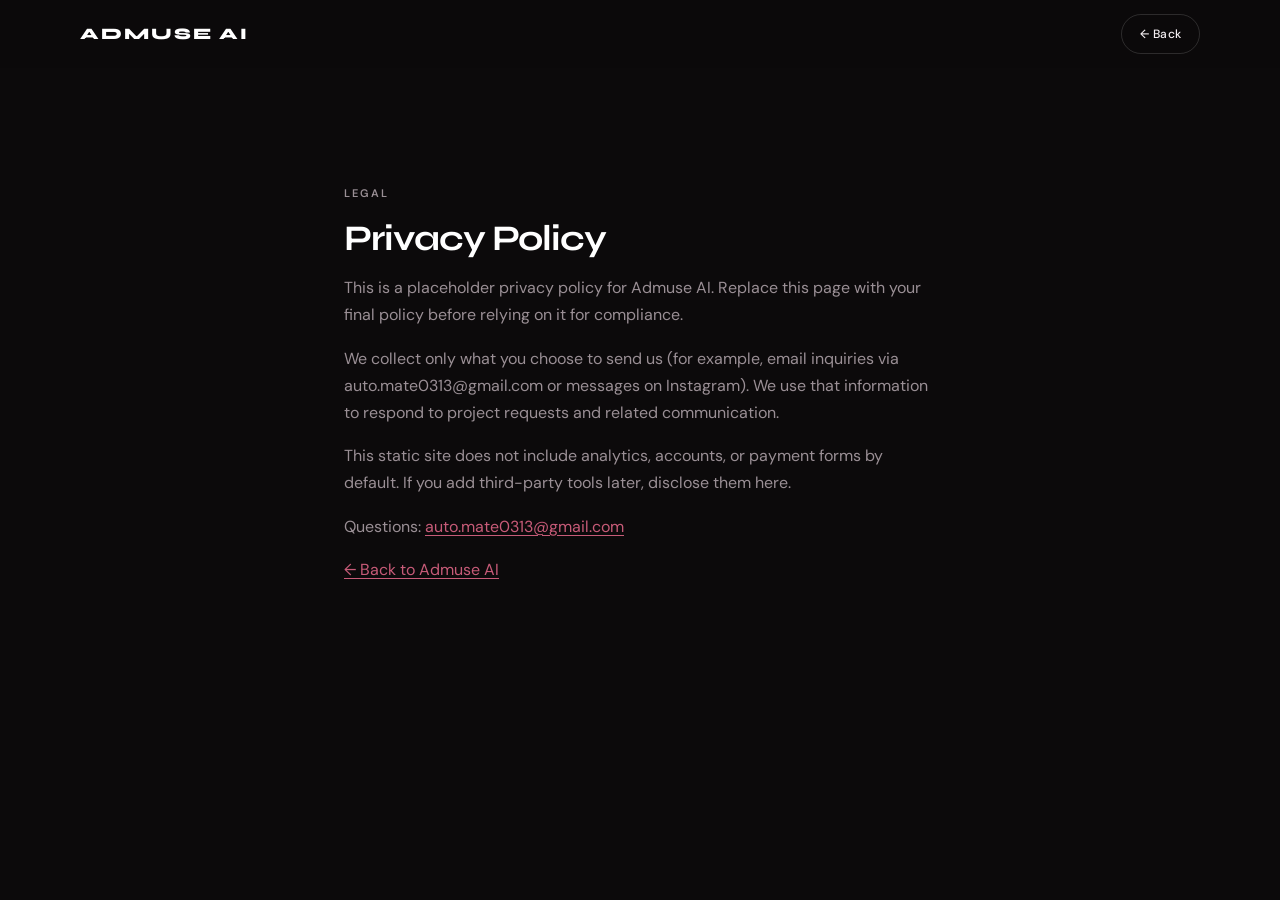
<file: privacy/index.html>
<!DOCTYPE html>
<html lang="en">
  <head>
    <meta charset="UTF-8" />
    <meta name="viewport" content="width=device-width, initial-scale=1" />
    <title>Privacy Policy — Admuse AI</title>
    <meta name="description" content="Privacy policy placeholder for Admuse AI." />
    <meta name="theme-color" content="#0c0a0b" />
    <meta name="color-scheme" content="dark" />
    <link rel="preconnect" href="https://fonts.googleapis.com" />
    <link rel="preconnect" href="https://fonts.gstatic.com" crossorigin />
    <link
      href="https://fonts.googleapis.com/css2?family=Syne:wght@700;800&family=DM+Sans:wght@400;500&display=swap"
      rel="stylesheet"
    />
    <link rel="stylesheet" href="/styles.css" />
  </head>
  <body>
    <header class="site-header">
      <div class="shell header-inner">
        <a class="logo" href="/">ADMUSE AI</a>
        <a class="btn btn-ghost btn-nav" href="/">← Back</a>
      </div>
    </header>
    <main class="legal-page">
      <p class="eyebrow">Legal</p>
      <h1>Privacy Policy</h1>
      <p>
        This is a placeholder privacy policy for Admuse AI. Replace this page with
        your final policy before relying on it for compliance.
      </p>
      <p>
        We collect only what you choose to send us (for example, email inquiries via
        auto.mate0313@gmail.com or messages on Instagram). We use that information to
        respond to project requests and related communication.
      </p>
      <p>
        This static site does not include analytics, accounts, or payment forms by
        default. If you add third-party tools later, disclose them here.
      </p>
      <p>Questions: <a href="mailto:auto.mate0313@gmail.com">auto.mate0313@gmail.com</a></p>
      <p><a href="/">← Back to Admuse AI</a></p>
    </main>
  </body>
</html>
</file>
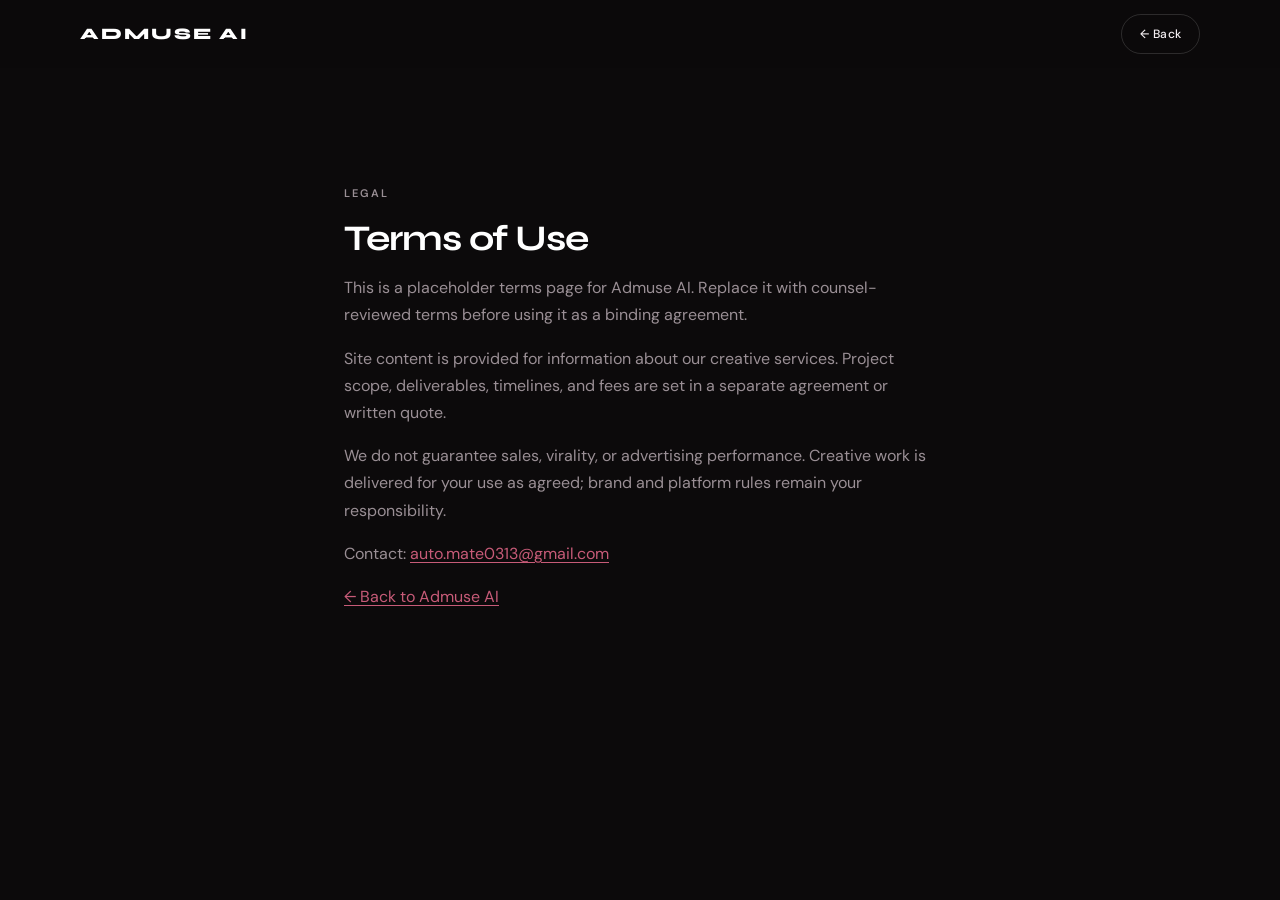
<file: terms/index.html>
<!DOCTYPE html>
<html lang="en">
  <head>
    <meta charset="UTF-8" />
    <meta name="viewport" content="width=device-width, initial-scale=1" />
    <title>Terms of Use — Admuse AI</title>
    <meta name="description" content="Terms of use placeholder for Admuse AI." />
    <meta name="theme-color" content="#0c0a0b" />
    <meta name="color-scheme" content="dark" />
    <link rel="preconnect" href="https://fonts.googleapis.com" />
    <link rel="preconnect" href="https://fonts.gstatic.com" crossorigin />
    <link
      href="https://fonts.googleapis.com/css2?family=Syne:wght@700;800&family=DM+Sans:wght@400;500&display=swap"
      rel="stylesheet"
    />
    <link rel="stylesheet" href="/styles.css" />
  </head>
  <body>
    <header class="site-header">
      <div class="shell header-inner">
        <a class="logo" href="/">ADMUSE AI</a>
        <a class="btn btn-ghost btn-nav" href="/">← Back</a>
      </div>
    </header>
    <main class="legal-page">
      <p class="eyebrow">Legal</p>
      <h1>Terms of Use</h1>
      <p>
        This is a placeholder terms page for Admuse AI. Replace it with counsel-reviewed
        terms before using it as a binding agreement.
      </p>
      <p>
        Site content is provided for information about our creative services. Project
        scope, deliverables, timelines, and fees are set in a separate agreement or
        written quote.
      </p>
      <p>
        We do not guarantee sales, virality, or advertising performance. Creative work
        is delivered for your use as agreed; brand and platform rules remain your
        responsibility.
      </p>
      <p>Contact: <a href="mailto:auto.mate0313@gmail.com">auto.mate0313@gmail.com</a></p>
      <p><a href="/">← Back to Admuse AI</a></p>
    </main>
  </body>
</html>
</file>
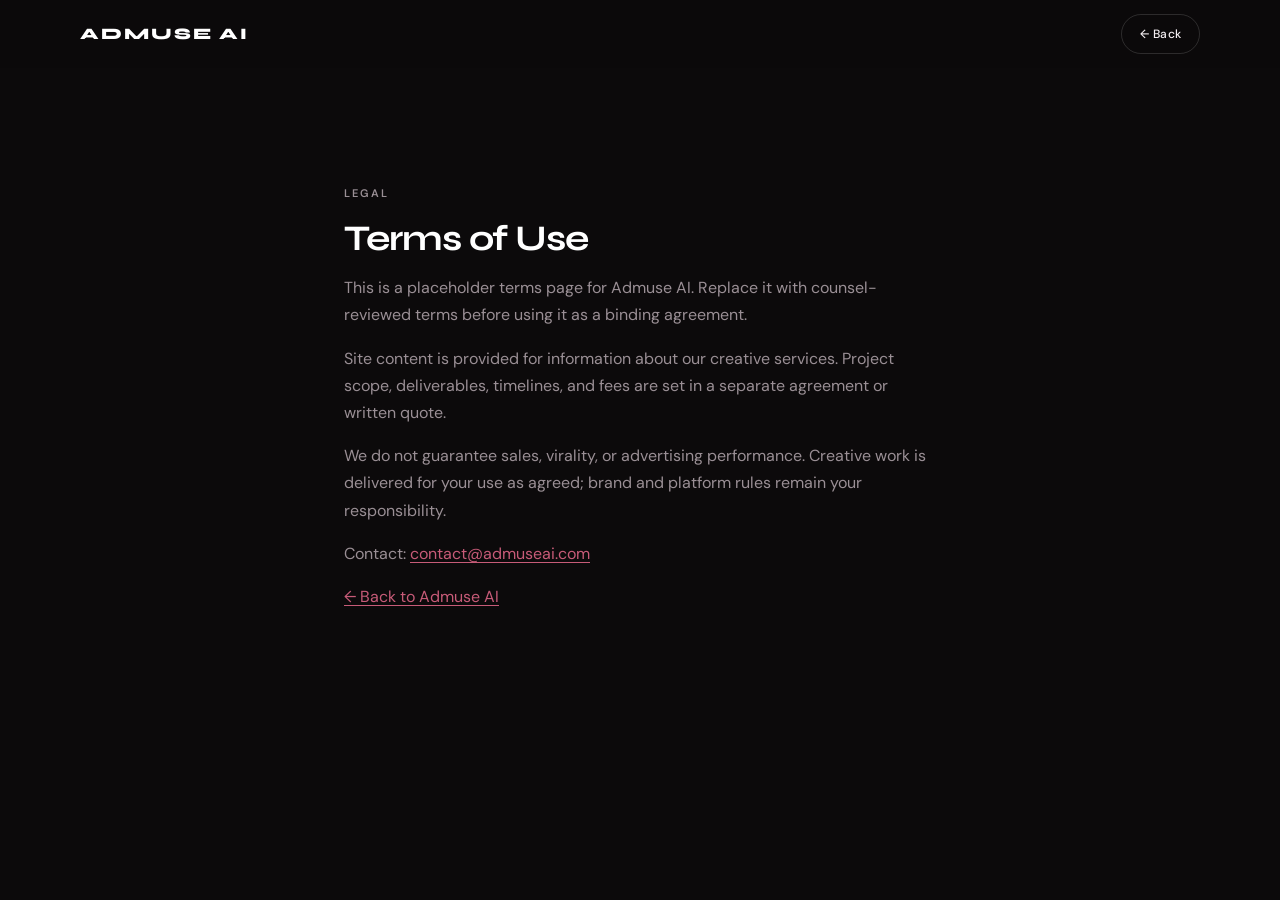
<file: index (1).html>
<!DOCTYPE html>
<html lang="en">
  <head>
    <meta charset="UTF-8" />
    <meta name="viewport" content="width=device-width, initial-scale=1" />
    <title>Terms of Use — Admuse AI</title>
    <meta name="description" content="Terms of use placeholder for Admuse AI." />
    <meta name="theme-color" content="#0a0c0f" />
    <meta name="color-scheme" content="dark" />
    <link rel="preconnect" href="https://fonts.googleapis.com" />
    <link rel="preconnect" href="https://fonts.gstatic.com" crossorigin />
    <link
      href="https://fonts.googleapis.com/css2?family=Syne:wght@700;800&family=DM+Sans:wght@400;500&display=swap"
      rel="stylesheet"
    />
    <link rel="stylesheet" href="../styles.css" />
  </head>
  <body>
    <header class="site-header">
      <div class="shell header-inner">
        <a class="logo" href="../">ADMUSE AI</a>
        <a class="btn btn-ghost btn-nav" href="../">← Back</a>
      </div>
    </header>
    <main class="legal-page">
      <p class="eyebrow">Legal</p>
      <h1>Terms of Use</h1>
      <p>
        This is a placeholder terms page for Admuse AI. Replace it with counsel-reviewed
        terms before using it as a binding agreement.
      </p>
      <p>
        Site content is provided for information about our creative services. Project
        scope, deliverables, timelines, and fees are set in a separate agreement or
        written quote.
      </p>
      <p>
        We do not guarantee sales, virality, or advertising performance. Creative work
        is delivered for your use as agreed; brand and platform rules remain your
        responsibility.
      </p>
      <p>Contact: <a href="mailto:contact@admuseai.com">contact@admuseai.com</a></p>
      <p><a href="../">← Back to Admuse AI</a></p>
    </main>
  </body>
</html>
</file>
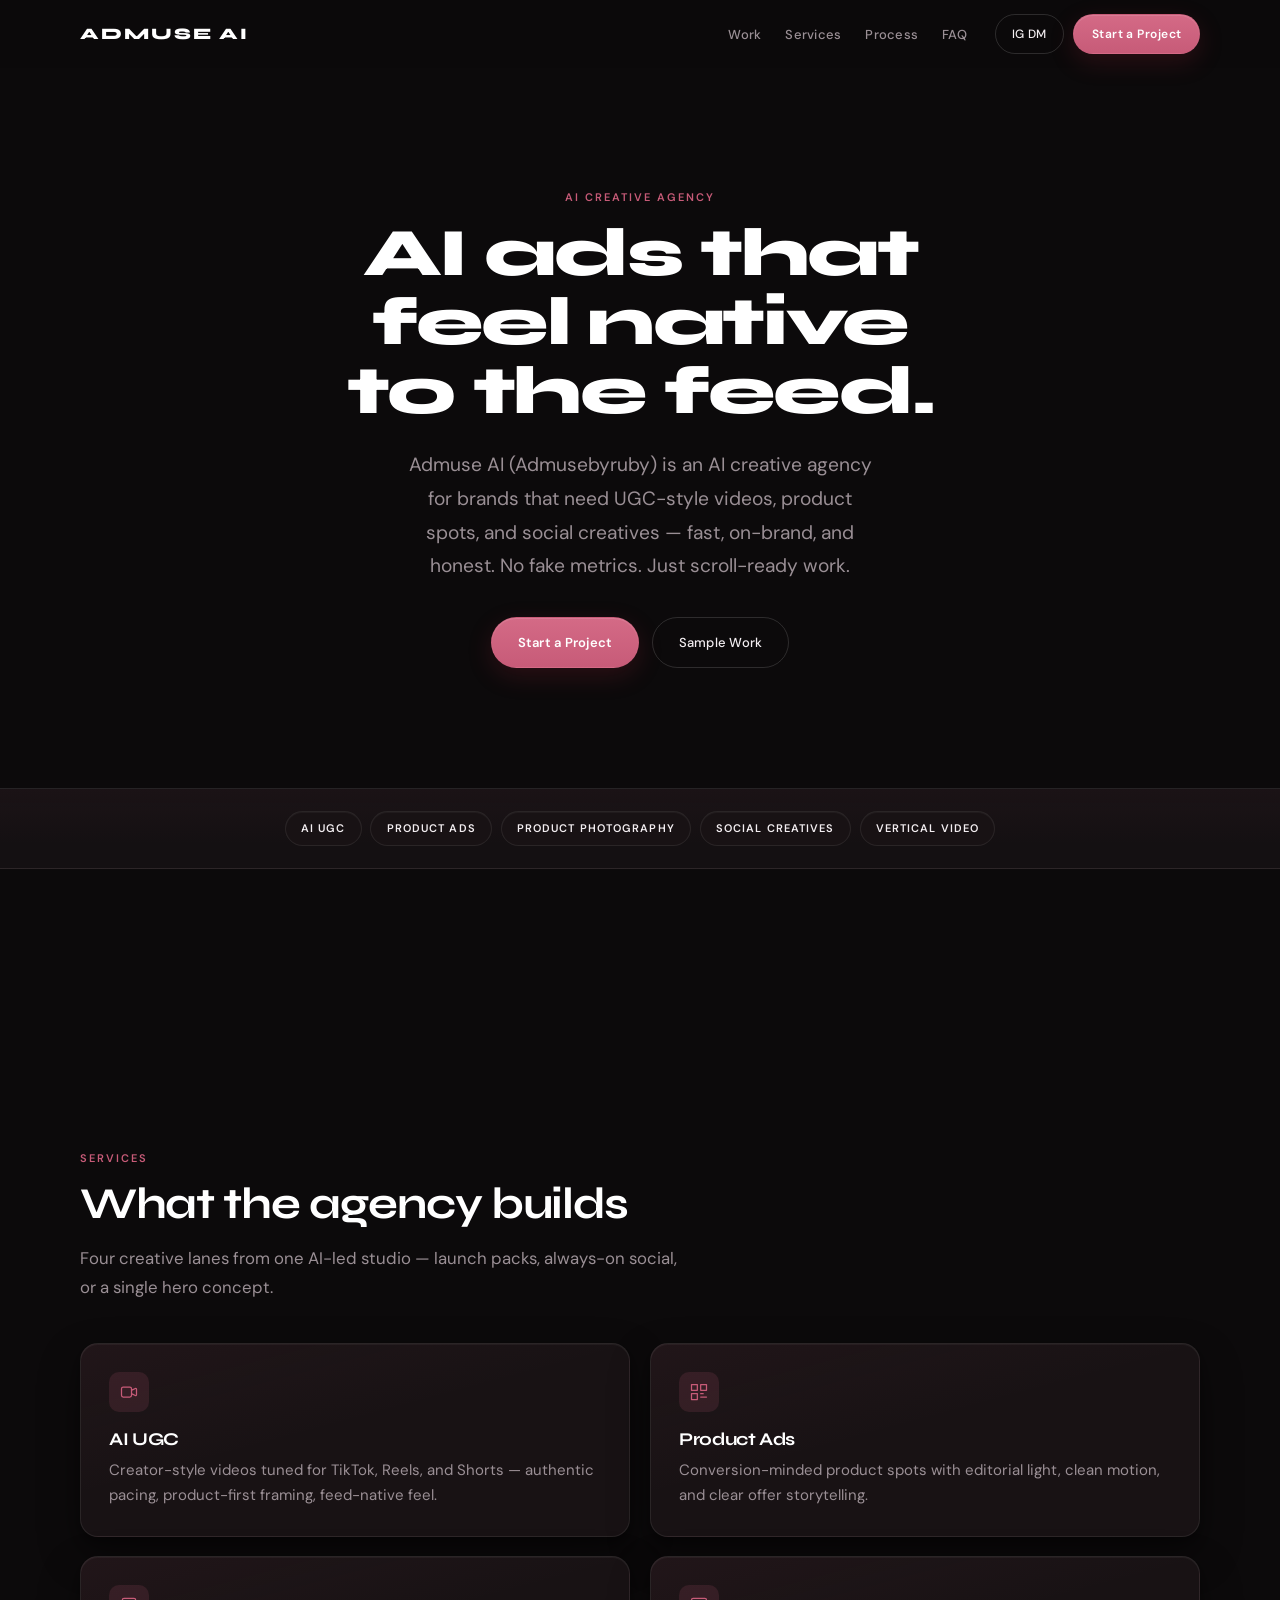
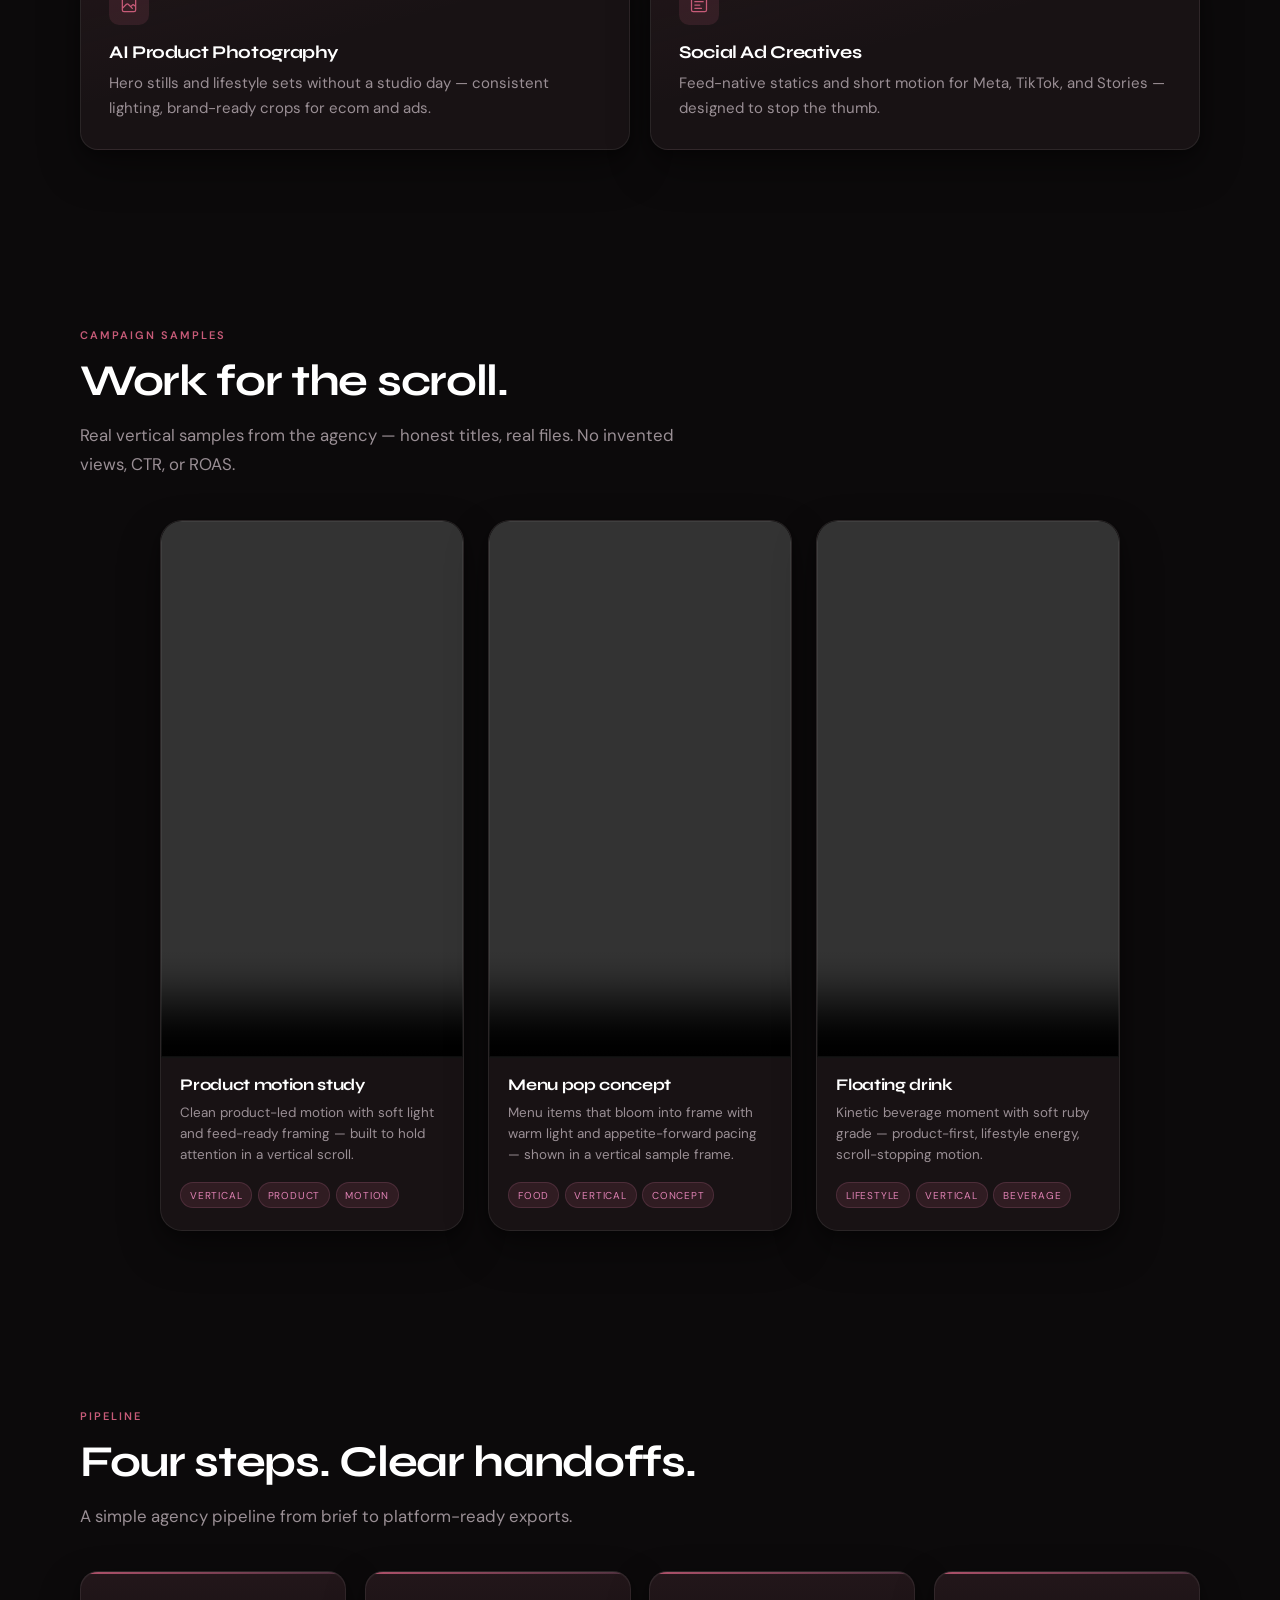
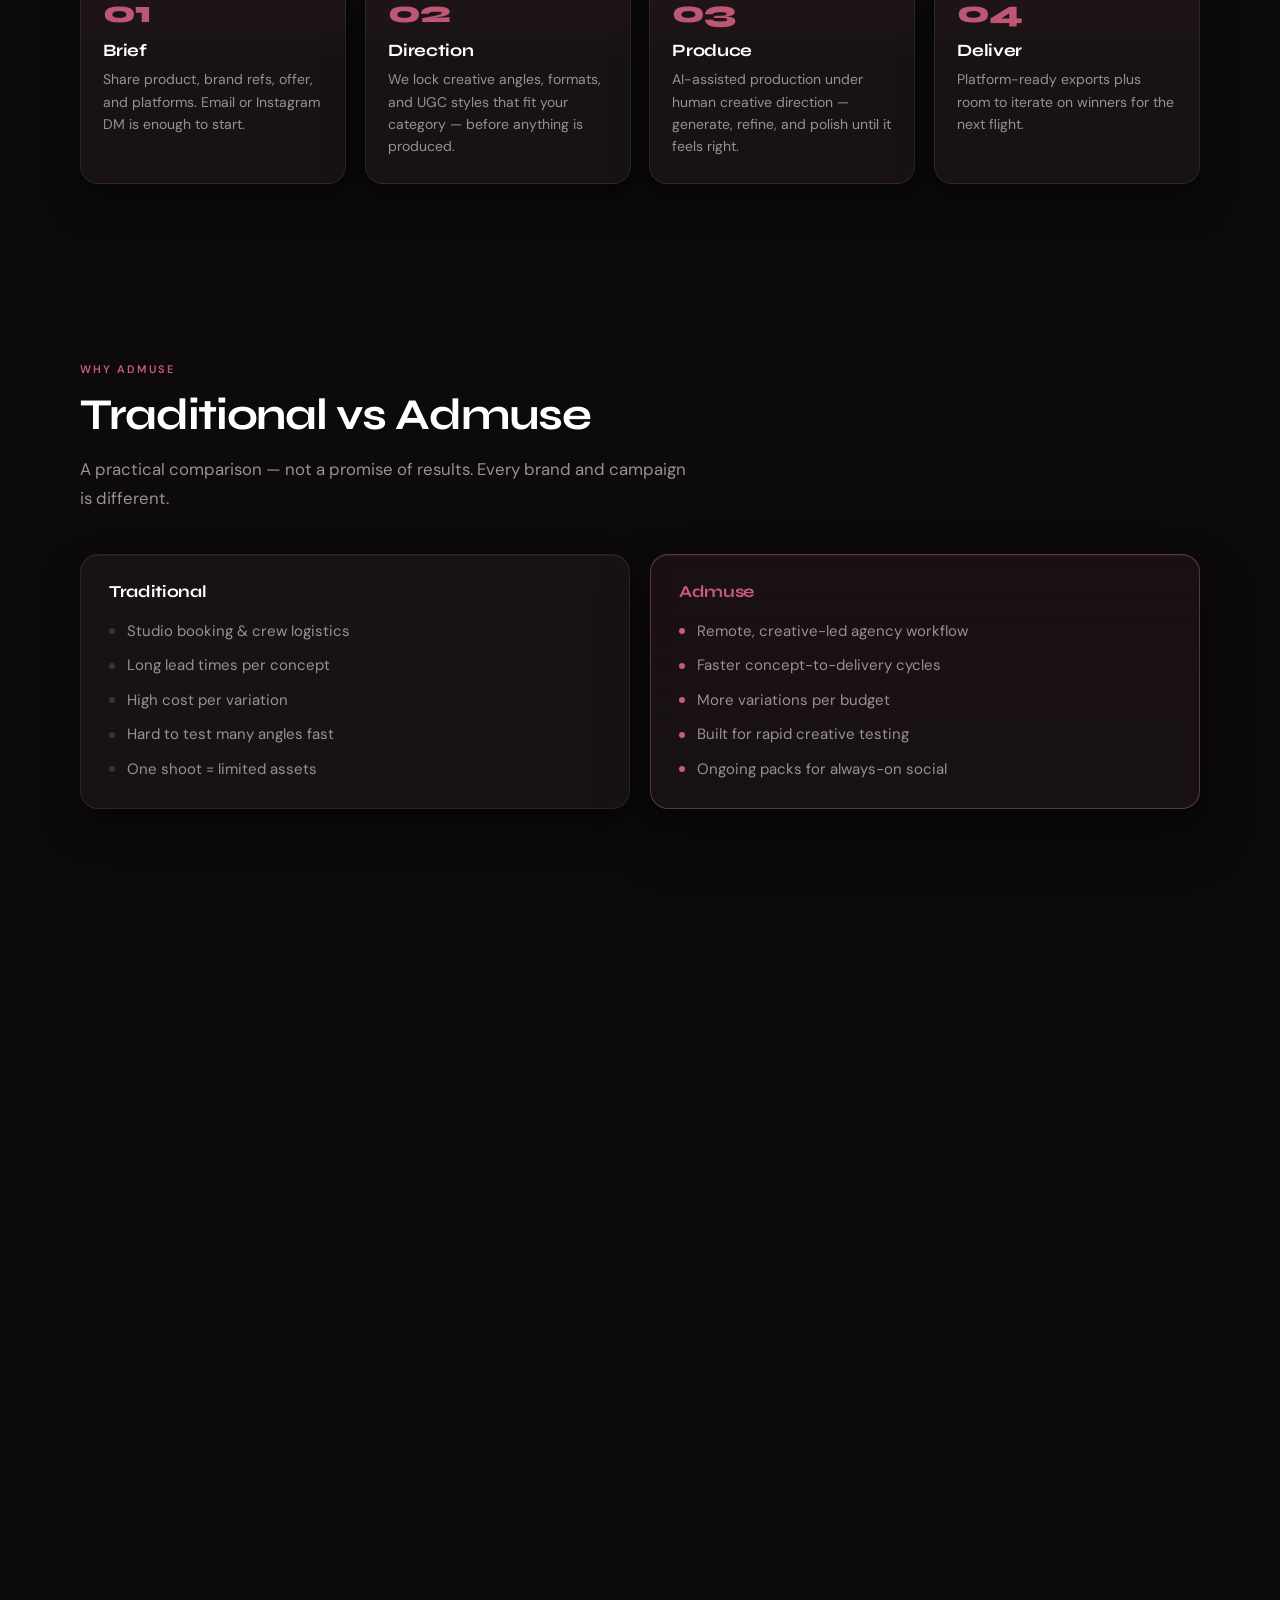
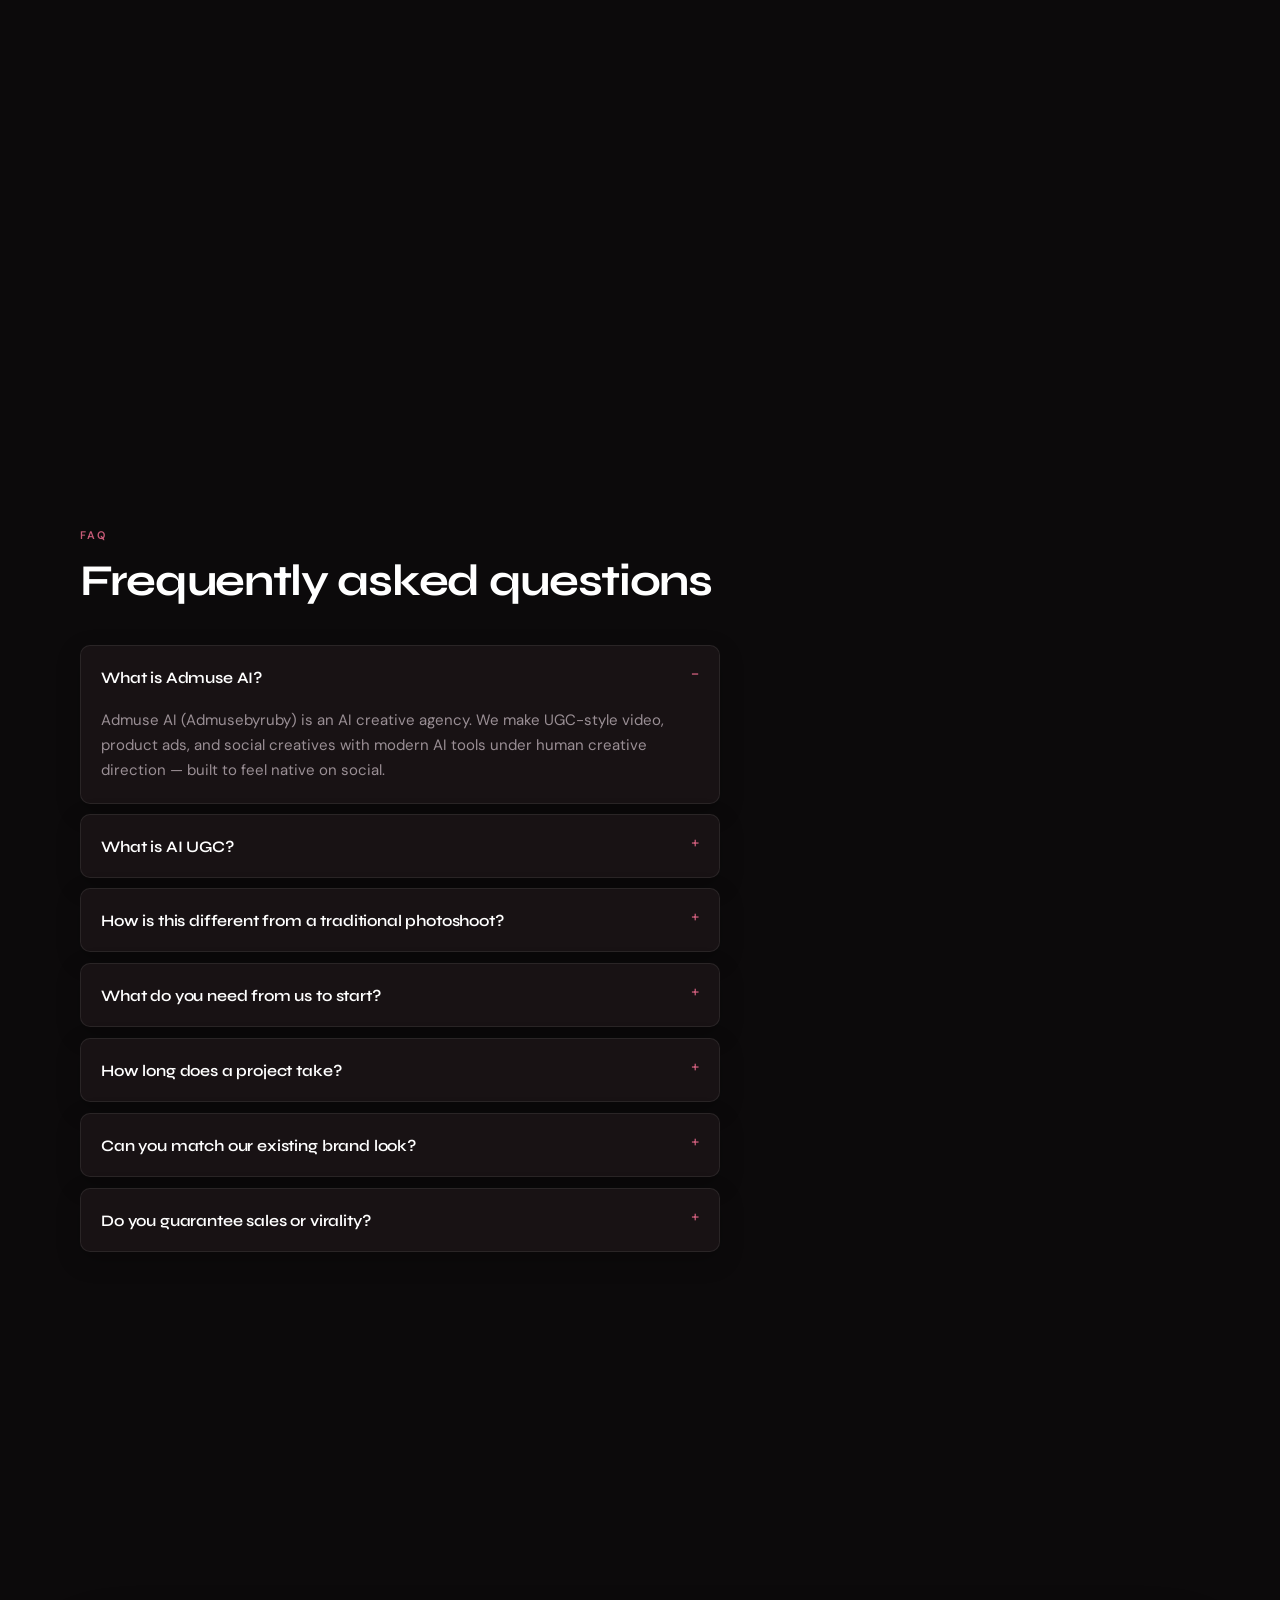
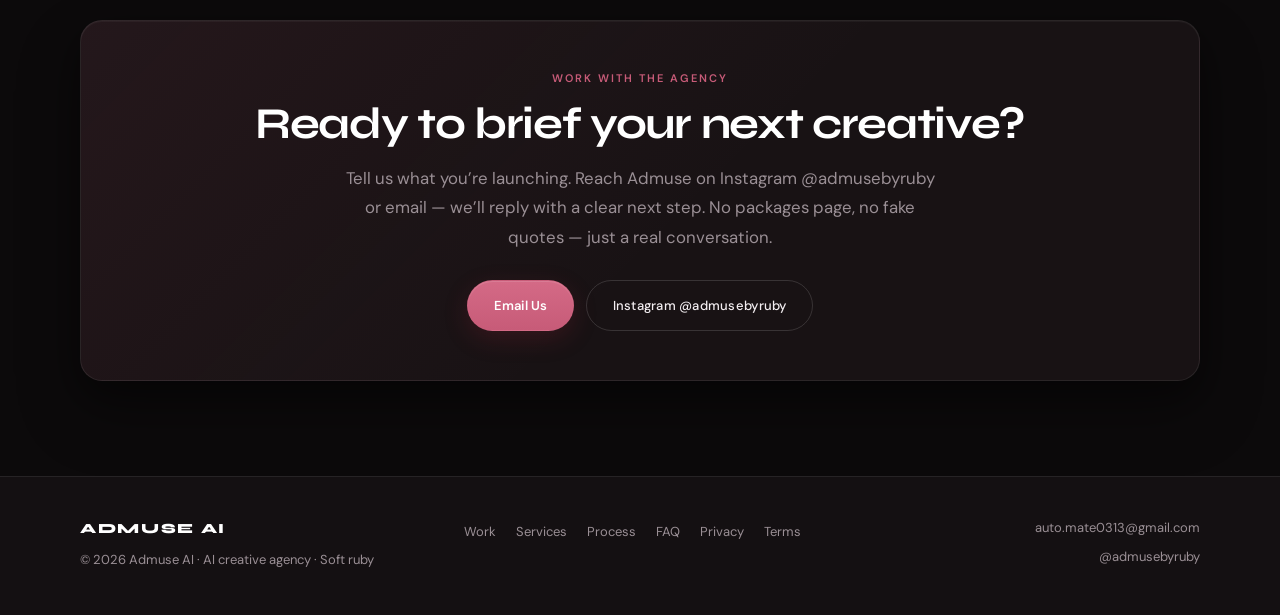
<file: index (2).html>
<!DOCTYPE html>
<html lang="en">
  <head>
    <meta charset="UTF-8" />
    <meta name="viewport" content="width=device-width, initial-scale=1" />
    <meta name="theme-color" content="#0a0c0f" />
    <meta name="color-scheme" content="dark" />
    <title>Admuse AI — AI UGC & Product Ads for Modern Brands</title>
    <meta
      name="description"
      content="Create scroll-stopping UGC videos, product ads, and social creatives with Admuse AI — premium AI-powered production without expensive photoshoots."
    />
    <meta property="og:title" content="Admuse AI — AI UGC & Product Ads for Modern Brands" />
    <meta
      property="og:description"
      content="Create scroll-stopping UGC videos, product ads, and social creatives without expensive photoshoots."
    />
    <meta property="og:type" content="website" />
    <link rel="preconnect" href="https://fonts.googleapis.com" />
    <link rel="preconnect" href="https://fonts.gstatic.com" crossorigin />
    <link
      href="https://fonts.googleapis.com/css2?family=Syne:wght@500;600;700;800&family=DM+Sans:ital,wght@0,300;0,400;0,500;0,600;1,400&display=swap"
      rel="stylesheet"
    />
    <link rel="stylesheet" href="styles.css" />
  </head>
  <body>
    <a class="skip-link" href="#main">Skip to content</a>
    <div class="bg-glow" aria-hidden="true"></div>

    <header class="site-header" id="top">
      <div class="shell header-inner">
        <a class="logo" href="#home" aria-label="Admuse AI home">
          <span class="logo-text" data-bind="brand">ADMUSE AI</span>
        </a>
        <button
          class="nav-toggle"
          type="button"
          aria-expanded="false"
          aria-controls="site-nav"
          aria-label="Open menu"
        >
          <span class="nav-toggle-bar" aria-hidden="true"></span>
          <span class="nav-toggle-bar" aria-hidden="true"></span>
          <span class="nav-toggle-bar" aria-hidden="true"></span>
        </button>
        <nav class="site-nav" id="site-nav" aria-label="Primary">
          <ul class="nav-list" data-bind="nav"></ul>
          <div class="nav-cta" data-bind="navCta"></div>
        </nav>
      </div>
    </header>

    <main id="main">
      <!-- 1. Hero -->
      <section class="hero section" id="home" aria-labelledby="hero-title">
        <div class="shell hero-inner">
          <div class="hero-copy">
            <p class="eyebrow" data-bind="hero.eyebrow"></p>
            <h1 id="hero-title" class="hero-title" data-bind="hero.headline"></h1>
            <p class="lede" data-bind="hero.subhead"></p>
            <div class="hero-actions" data-bind="hero.actions"></div>
          </div>
          <div class="hero-visual" aria-hidden="true">
            <div class="ugc-frame">
              <div class="ugc-frame-bar">
                <span class="ugc-dot"></span>
                <span class="ugc-dot"></span>
                <span class="ugc-dot"></span>
                <span class="ugc-frame-label" data-bind="hero.frameLabel"></span>
              </div>
              <div class="ugc-frame-body">
                <div class="ugc-placeholder">
                  <span class="ugc-play" aria-hidden="true"></span>
                  <p data-bind="hero.frameHint"></p>
                </div>
              </div>
            </div>
          </div>
        </div>
      </section>

      <!-- 2. Value strip -->
      <section class="value-strip" aria-label="Capabilities">
        <div class="shell value-strip-inner" data-bind="valueStrip"></div>
      </section>

      <!-- 3. Intro -->
      <section class="intro section" id="intro" aria-labelledby="intro-title">
        <div class="shell section-inner intro-inner">
          <p class="eyebrow" data-bind="intro.eyebrow"></p>
          <h2 id="intro-title" data-bind="intro.title"></h2>
          <p class="section-intro" data-bind="intro.body"></p>
          <div data-bind="intro.cta"></div>
        </div>
      </section>

      <!-- 4. Services -->
      <section class="services section" id="services" aria-labelledby="services-title">
        <div class="shell section-inner section-inner-wide">
          <header class="section-header">
            <p class="eyebrow" data-bind="services.eyebrow"></p>
            <h2 id="services-title" data-bind="services.title"></h2>
            <p class="section-intro" data-bind="services.intro"></p>
          </header>
          <div class="service-grid" data-bind="services.items" role="list"></div>
        </div>
      </section>

      <!-- 5. Work -->
      <section class="work section" id="work" aria-labelledby="work-title">
        <div class="shell section-inner section-inner-wide">
          <header class="section-header">
            <p class="eyebrow" data-bind="work.eyebrow"></p>
            <h2 id="work-title" data-bind="work.title"></h2>
            <p class="section-intro" data-bind="work.intro"></p>
          </header>
          <div class="project-grid" data-bind="projects" role="list"></div>
        </div>
      </section>

      <!-- 6. Product → Ad process -->
      <section class="process section" id="process" aria-labelledby="process-title">
        <div class="shell section-inner section-inner-wide">
          <header class="section-header">
            <p class="eyebrow" data-bind="process.eyebrow"></p>
            <h2 id="process-title" data-bind="process.title"></h2>
            <p class="section-intro" data-bind="process.intro"></p>
          </header>
          <ol class="process-grid" data-bind="process.steps"></ol>
        </div>
      </section>

      <!-- 7. Why Admuse comparison -->
      <section class="comparison section" id="why" aria-labelledby="comparison-title">
        <div class="shell section-inner section-inner-wide">
          <header class="section-header">
            <p class="eyebrow" data-bind="comparison.eyebrow"></p>
            <h2 id="comparison-title" data-bind="comparison.title"></h2>
            <p class="section-intro" data-bind="comparison.intro"></p>
          </header>
          <div class="compare-grid" data-bind="comparison.columns"></div>
        </div>
      </section>

      <!-- 8. Creative directions -->
      <section class="directions section" id="directions" aria-labelledby="directions-title">
        <div class="shell section-inner section-inner-wide">
          <header class="section-header">
            <p class="eyebrow" data-bind="directions.eyebrow"></p>
            <h2 id="directions-title" data-bind="directions.title"></h2>
            <p class="section-intro" data-bind="directions.intro"></p>
          </header>
          <div class="directions-grid" data-bind="directions.items" role="list"></div>
        </div>
      </section>

      <!-- 9. How It Works -->
      <section class="how section" id="how-it-works" aria-labelledby="how-title">
        <div class="shell section-inner section-inner-wide">
          <header class="section-header">
            <p class="eyebrow" data-bind="howItWorks.eyebrow"></p>
            <h2 id="how-title" data-bind="howItWorks.title"></h2>
            <p class="section-intro" data-bind="howItWorks.intro"></p>
          </header>
          <ol class="how-grid" data-bind="howItWorks.steps"></ol>
          <div class="section-cta" data-bind="howItWorks.cta"></div>
        </div>
      </section>

      <!-- 10. Who We Serve -->
      <section class="audience section" id="audience" aria-labelledby="audience-title">
        <div class="shell section-inner">
          <header class="section-header">
            <p class="eyebrow" data-bind="whoWeServe.eyebrow"></p>
            <h2 id="audience-title" data-bind="whoWeServe.title"></h2>
            <p class="section-intro" data-bind="whoWeServe.intro"></p>
          </header>
          <ul class="audience-tags" data-bind="whoWeServe.tags" role="list"></ul>
        </div>
      </section>

      <!-- 11. Platforms -->
      <section class="platforms section" id="platforms" aria-labelledby="platforms-title">
        <div class="shell section-inner section-inner-wide">
          <header class="section-header">
            <p class="eyebrow" data-bind="platforms.eyebrow"></p>
            <h2 id="platforms-title" data-bind="platforms.title"></h2>
            <p class="section-intro" data-bind="platforms.intro"></p>
          </header>
          <div class="platform-grid" data-bind="platforms.items" role="list"></div>
        </div>
      </section>

      <!-- 12. Pricing -->
      <section class="pricing section" id="pricing" aria-labelledby="pricing-title">
        <div class="shell section-inner section-inner-wide">
          <header class="section-header">
            <p class="eyebrow" data-bind="pricing.eyebrow"></p>
            <h2 id="pricing-title" data-bind="pricing.title"></h2>
            <p class="section-intro" data-bind="pricing.intro"></p>
          </header>
          <div class="pricing-grid" data-bind="pricing.tiers" role="list"></div>
          <p class="pricing-note" data-bind="pricing.note"></p>
        </div>
      </section>

      <!-- 13. FAQ -->
      <section class="faq section" id="faq" aria-labelledby="faq-title">
        <div class="shell section-inner">
          <header class="section-header">
            <p class="eyebrow" data-bind="faq.eyebrow"></p>
            <h2 id="faq-title" data-bind="faq.title"></h2>
          </header>
          <div class="faq-list" data-bind="faq.items"></div>
        </div>
      </section>

      <!-- About (nav target) -->
      <section class="about section" id="about" aria-labelledby="about-title">
        <div class="shell section-inner">
          <p class="eyebrow" data-bind="about.eyebrow"></p>
          <h2 id="about-title" data-bind="about.title"></h2>
          <p class="section-intro about-body" data-bind="about.body"></p>
        </div>
      </section>

      <!-- 14. Final CTA -->
      <section class="final-cta section" id="contact" aria-labelledby="final-cta-title">
        <div class="shell section-inner final-cta-inner">
          <p class="eyebrow" data-bind="finalCta.eyebrow"></p>
          <h2 id="final-cta-title" data-bind="finalCta.title"></h2>
          <p class="section-intro" data-bind="finalCta.body"></p>
          <div class="hero-actions" data-bind="finalCta.actions"></div>
        </div>
      </section>
    </main>

    <footer class="site-footer">
      <div class="shell footer-inner">
        <div class="footer-brand">
          <p class="footer-logo" data-bind="brand">ADMUSE AI</p>
          <p class="footer-note" data-bind="footer.note"></p>
        </div>
        <nav class="footer-nav" aria-label="Footer">
          <ul class="footer-links" data-bind="footer.links"></ul>
        </nav>
        <div class="footer-contact" data-bind="footer.contact"></div>
      </div>
    </footer>

    <script src="content.js"></script>
    <script src="main.js"></script>
  </body>
</html>
</file>
<file: styles.css>
/* Admuse AI — editorial dark / soft ruby accent */

:root {
  --bg: #0c0a0b;
  --bg-elevated: #141012;
  --bg-card: #181214;
  --text: #f3eef1;
  --muted: #9a8f95;
  --accent: #C75B78;
  --accent-dim: rgba(199, 91, 120, 0.14);
  --accent-ring: rgba(224, 130, 180, 0.32);
  --accent-soft: #E082B4;
  --accent-deep: #9B2335;
  --accent-glow: rgba(224, 130, 180, 0.18);
  --border: rgba(255, 255, 255, 0.08);
  --border-strong: rgba(255, 255, 255, 0.14);
  --font-display: "Syne", system-ui, sans-serif;
  --font-body: "DM Sans", system-ui, -apple-system, sans-serif;
  --shell: min(1120px, calc(100% - 2.5rem));
  --shell-narrow: min(720px, calc(100% - 2.75rem));
  --header-h: 4.25rem;
  --radius: 18px;
  --radius-sm: 10px;
  --shadow-card:
    0 1px 0 rgba(255, 255, 255, 0.045) inset,
    0 4px 12px rgba(0, 0, 0, 0.28),
    0 18px 40px rgba(0, 0, 0, 0.38);
  --shadow-card-hover:
    0 1px 0 rgba(255, 255, 255, 0.06) inset,
    0 10px 28px rgba(0, 0, 0, 0.4),
    0 28px 56px rgba(0, 0, 0, 0.42),
    0 0 36px rgba(199, 91, 120, 0.07);
  --shadow-elevated:
    0 1px 0 rgba(255, 255, 255, 0.04) inset,
    0 12px 36px rgba(0, 0, 0, 0.35),
    0 32px 64px rgba(0, 0, 0, 0.28);
  --pop-ease: cubic-bezier(0.22, 1, 0.36, 1);
  --pop-duration: 0.24s;
  --pop-shadow-btn:
    0 12px 24px rgba(0, 0, 0, 0.32),
    0 14px 32px rgba(155, 35, 53, 0.16);
  --pop-shadow-btn-primary:
    0 12px 24px rgba(0, 0, 0, 0.28),
    0 16px 36px rgba(155, 35, 53, 0.22);
  --pop-shadow-btn-press:
    0 8px 20px rgba(0, 0, 0, 0.3),
    0 14px 30px rgba(199, 91, 120, 0.18);
  --pop-shadow-card:
    0 1px 0 rgba(255, 255, 255, 0.06) inset,
    0 12px 32px rgba(0, 0, 0, 0.42),
    0 28px 56px rgba(0, 0, 0, 0.4),
    0 0 40px rgba(199, 91, 120, 0.08);
  color-scheme: dark;
}

*,
*::before,
*::after {
  box-sizing: border-box;
}

html {
  scroll-behavior: smooth;
  scroll-padding-top: calc(var(--header-h) + 1rem);
}

@media (prefers-reduced-motion: reduce) {
  html {
    scroll-behavior: auto;
  }
  *,
  *::before,
  *::after {
    animation-duration: 0.01ms !important;
    animation-iteration-count: 1 !important;
    transition-duration: 0.01ms !important;
  }
}

body {
  margin: 0;
  min-height: 100vh;
  font-family: var(--font-body);
  font-weight: 400;
  font-size: 1rem;
  line-height: 1.7;
  color: var(--text);
  background: var(--bg);
  overflow-x: hidden;
  -webkit-font-smoothing: antialiased;
}

body.nav-open {
  overflow: hidden;
}

.bg-glow {
  position: fixed;
  inset: 0;
  z-index: 0;
  pointer-events: none;
  overflow: hidden;
}

.bg-glow-layer {
  position: absolute;
  inset: -12% -8%;
  will-change: transform;
}

.bg-glow-a {
  background:
    radial-gradient(ellipse 42% 32% at 78% 8%, rgba(199, 91, 120, 0.05), transparent 60%),
    radial-gradient(ellipse 28% 22% at 92% 28%, rgba(199, 91, 120, 0.035), transparent 55%);
}

.bg-glow-b {
  background:
    radial-gradient(ellipse 38% 28% at 12% 42%, rgba(199, 91, 120, 0.04), transparent 52%),
    radial-gradient(ellipse 50% 40% at 50% 100%, rgba(199, 91, 120, 0.025), transparent 60%);
}

img,
svg,
video {
  display: block;
  max-width: 100%;
}

a {
  color: inherit;
  text-decoration-thickness: 1px;
  text-underline-offset: 0.2em;
}

a:hover {
  color: var(--accent);
}

:focus-visible {
  outline: 2px solid var(--accent);
  outline-offset: 3px;
}

.skip-link {
  position: absolute;
  left: 1rem;
  top: -100px;
  z-index: 1000;
  padding: 0.65rem 1rem;
  background: var(--accent);
  color: var(--bg);
  border-radius: 999px;
  text-decoration: none;
  font-size: 0.85rem;
  font-weight: 700;
}

.skip-link:focus {
  top: 1rem;
}

.shell {
  width: var(--shell);
  margin-inline: auto;
}

.section-inner-wide {
  width: var(--shell);
}

.section-inner {
  width: var(--shell);
  margin-inline: auto;
}

/* ── Header ── */
.site-header {
  position: sticky;
  top: 0;
  z-index: 100;
  height: var(--header-h);
  background: rgba(12, 10, 11, 0.85);
  backdrop-filter: blur(12px);
  -webkit-backdrop-filter: blur(12px);
  border-bottom: 1px solid transparent;
  transition: border-color 0.2s ease, background 0.2s ease;
}

.site-header.is-scrolled {
  border-bottom-color: var(--border);
  background: rgba(12, 10, 11, 0.92);
}

.header-inner {
  display: flex;
  align-items: center;
  justify-content: space-between;
  height: 100%;
  gap: 1.25rem;
}

.logo {
  display: inline-flex;
  align-items: center;
  text-decoration: none;
  color: #fff;
  font-family: var(--font-display);
  font-weight: 800;
  font-size: 1rem;
  letter-spacing: 0.12em;
  flex-shrink: 0;
  transition: opacity 0.2s ease;
}

.logo:hover {
  color: #fff;
  opacity: 0.92;
}

.logo-text {
  white-space: nowrap;
}

.nav-toggle {
  display: none;
  width: 2.5rem;
  height: 2.5rem;
  padding: 0;
  border: 1px solid var(--border);
  border-radius: 8px;
  background: transparent;
  cursor: pointer;
  align-items: center;
  justify-content: center;
  flex-direction: column;
  gap: 5px;
  z-index: 2;
}

.nav-toggle-bar {
  display: block;
  width: 16px;
  height: 1.5px;
  background: var(--text);
  transition: transform 0.2s ease, opacity 0.2s ease;
}

.nav-toggle[aria-expanded="true"] .nav-toggle-bar:nth-child(1) {
  transform: translateY(6.5px) rotate(45deg);
}

.nav-toggle[aria-expanded="true"] .nav-toggle-bar:nth-child(2) {
  opacity: 0;
}

.nav-toggle[aria-expanded="true"] .nav-toggle-bar:nth-child(3) {
  transform: translateY(-6.5px) rotate(-45deg);
}

.site-nav {
  display: flex;
  align-items: center;
  gap: 1.75rem;
}

.nav-list {
  display: flex;
  align-items: center;
  gap: 1.5rem;
  list-style: none;
  margin: 0;
  padding: 0;
}

.nav-list a {
  display: inline-block;
  text-decoration: none;
  font-size: 0.8125rem;
  font-weight: 500;
  letter-spacing: 0.02em;
  color: var(--muted);
  transform: translateZ(0);
  transition: color var(--pop-duration) ease,
    transform var(--pop-duration) var(--pop-ease);
}

.nav-list a:hover,
.nav-list a[aria-current="true"] {
  color: var(--accent);
}

.btn-nav {
  padding: 0.55rem 1.1rem !important;
  font-size: 0.75rem !important;
  letter-spacing: 0.04em !important;
}

/* ── Sections ── */
.section {
  position: relative;
  z-index: 10;
  padding: 5.5rem 0;
}

.section-header {
  /* titles are not interactive — avoid accidental transform */

  margin-bottom: 2.5rem;
  max-width: 40rem;
}

.eyebrow {
  margin: 0 0 0.75rem;
  font-size: 0.6875rem;
  font-weight: 600;
  letter-spacing: 0.18em;
  text-transform: uppercase;
  color: var(--accent);
}

h1,
h2,
h3 {
  margin: 0;
  color: #fff;
  font-family: var(--font-display);
  font-weight: 700;
  letter-spacing: -0.03em;
  line-height: 1.1;
}

h2 {
  font-size: clamp(1.85rem, 4.2vw, 2.75rem);
  margin-bottom: 1rem;
}

h3 {
  font-size: 1.125rem;
  font-weight: 700;
  letter-spacing: -0.02em;
}

.lede,
.section-intro {
  margin: 0;
  color: var(--muted);
  font-weight: 400;
  font-size: 1.05rem;
  line-height: 1.75;
  max-width: 38rem;
}

.text-link {
  display: inline-block;
  margin-top: 1.5rem;
  color: var(--accent);
  font-weight: 600;
  font-size: 0.9375rem;
  text-decoration: none;
}

.text-link:hover {
  text-decoration: underline;
}

.section-cta {
  margin-top: 2.5rem;
}

/* ── Interactive pop language (CTA 3D pop, site-wide) ── */
/* Lift lives on the element itself so press/hover never shifts layout. */
.hero-actions,
.hero-cta,
.btn-row,
.section-cta,
.nav-cta,
.service-grid,
.project-grid,
.pricing-grid,
.directions-grid,
.platform-grid,
.audience-tags,
.faq-list,
.compare-grid {
  perspective: 900px;
}

.btn {
  display: inline-flex;
  align-items: center;
  justify-content: center;
  padding: 0.85rem 1.6rem;
  border-radius: 999px;
  font-family: var(--font-body);
  font-size: 0.8125rem;
  font-weight: 600;
  letter-spacing: 0.02em;
  text-decoration: none;
  border: 1px solid transparent;
  cursor: pointer;
  transform: translateZ(0);
  transform-style: preserve-3d;
  will-change: transform;
  transition: transform var(--pop-duration) var(--pop-ease),
    box-shadow var(--pop-duration) ease, border-color 0.2s ease, color 0.2s ease,
    background 0.2s ease, opacity 0.2s ease;
}

.btn-primary {
  background: linear-gradient(180deg, #D46A86 0%, var(--accent) 100%);
  color: #fff;
  border-color: transparent;
  box-shadow: 0 1px 0 rgba(255, 255, 255, 0.12) inset, 0 8px 24px rgba(155, 35, 53, 0.22);
}

.btn-ghost {
  background: transparent;
  color: var(--text);
  border-color: var(--border-strong);
  font-weight: 500;
}

/* Shared surfaces that speak the same pop dialect as .btn */
.service-card,
.project-card,
.pricing-card,
.direction-card,
.platform-card,
.compare-card,
.faq-item,
.audience-tag {
  transform: translateZ(0);
  transform-style: preserve-3d;
  transition: transform var(--pop-duration) var(--pop-ease),
    box-shadow var(--pop-duration) ease, border-color 0.25s ease,
    color 0.2s ease, background 0.2s ease, opacity 0.2s ease;
}

/* Hover gated: touch devices must not retain a sticky lift. */
@media (hover: hover) and (pointer: fine) and (prefers-reduced-motion: no-preference) {
  .btn:hover,
  .btn:focus-visible,
  .btn-primary:hover,
  .btn-ghost:hover,
  .btn-primary:focus-visible,
  .btn-ghost:focus-visible,
  .btn-nav:hover,
  .btn-nav:focus-visible {
    transform: perspective(700px) translate3d(0, -4px, 10px) rotateX(1.5deg)
      scale(1.025);
    box-shadow: var(--pop-shadow-btn);
  }

  .btn-primary:hover,
  .btn-primary:focus-visible {
    color: #fff;
    box-shadow: var(--pop-shadow-btn-primary);
  }

  .btn-ghost:hover,
  .btn-ghost:focus-visible {
    border-color: var(--accent);
    color: var(--accent);
  }

  .nav-list a:hover {
    transform: translate3d(0, -2px, 0);
  }

  .service-card:hover,
  .service-card.is-inview:hover,
  .project-card:hover,
  .project-card.is-inview:hover,
  .pricing-card:hover,
  .direction-card:hover,
  .platform-card:hover,
  .compare-card:hover,
  .faq-item:hover {
    animation: none;
    border-color: var(--accent-ring);
    box-shadow: var(--pop-shadow-card);
    transform: perspective(700px) translate3d(0, -8px, 16px) scale(1.02);
  }

  /* removed sideways rotateY hover — straight 3D pop only */

  .audience-tag:hover {
    border-color: var(--accent-ring);
    color: var(--accent);
    box-shadow: 0 8px 20px rgba(0, 0, 0, 0.28),
      0 0 24px rgba(199, 91, 120, 0.08);
    transform: perspective(700px) translate3d(0, -3px, 8px) rotateX(1.25deg)
      scale(1.04);
  }

  .footer-links a:hover,
  .footer-contact a:hover {
    transform: translate3d(0, -2px, 0);
  }
}

/* Press/active: same tactile pop for touch + mouse without sticky hover. */
@media (prefers-reduced-motion: no-preference) {
  .btn:active,
  .btn-primary:active,
  .btn-ghost:active,
  .btn-nav:active {
    transform: perspective(700px) translate3d(0, -2px, 6px) scale(1.01);
    box-shadow: var(--pop-shadow-btn-press);
  }

  .service-card:active,
  .service-card.is-inview:active,
  .project-card:active,
  .project-card.is-inview:active,
  .pricing-card:active,
  .direction-card:active,
  .platform-card:active,
  .compare-card:active,
  .faq-item:active {
    animation: none;
    border-color: var(--accent-ring);
    box-shadow: var(--pop-shadow-card);
    transform: perspective(700px) translate3d(0, -4px, 10px) scale(1.015);
  }

  .audience-tag:active {
    border-color: var(--accent-ring);
    color: var(--accent);
    transform: perspective(700px) translate3d(0, -2px, 6px) scale(1.02);
  }

  .nav-list a:active,
  .footer-links a:active,
  .footer-contact a:active {
    transform: translate3d(0, -1px, 0);
  }
}

/* ── Hero — typography + atmospheric light field (no device) ── */
.hero {
  position: relative;
  padding-top: clamp(4.5rem, 12vw, 7.5rem);
  padding-bottom: clamp(4rem, 10vw, 6.5rem);
  overflow: hidden;
  isolation: isolate;
  min-height: min(78vh, 720px);
  display: flex;
  align-items: center;
}

.hero-particles {
  position: absolute;
  inset: 0;
  width: 100%;
  height: 100%;
  pointer-events: none;
  z-index: 0;
  opacity: 0.9;
}

/* Soft ruby light field behind copy */
.hero-haze {
  position: absolute;
  inset: 0;
  z-index: 0;
  pointer-events: none;
  overflow: hidden;
}

.hero-haze::before {
  content: "";
  position: absolute;
  inset: 0;
  background:
    radial-gradient(ellipse 70% 55% at 50% 42%, rgba(199, 91, 120, 0.05), transparent 64%),
    radial-gradient(ellipse 45% 40% at 18% 70%, rgba(199, 91, 120, 0.04), transparent 58%),
    radial-gradient(ellipse 40% 35% at 88% 28%, rgba(232, 237, 242, 0.035), transparent 55%),
    linear-gradient(180deg, rgba(12, 10, 11, 0) 0%, rgba(12, 10, 11, 0.35) 100%);
}

.hero-haze-orb {
  position: absolute;
  border-radius: 50%;
  filter: blur(64px);
  opacity: 0.55;
  will-change: transform;
}

.hero-haze-orb-a {
  width: min(520px, 70vw);
  height: min(520px, 70vw);
  top: 8%;
  left: 50%;
  transform: translateX(-52%);
  background: radial-gradient(circle, rgba(199, 91, 120, 0.11) 0%, transparent 70%);
}

.hero-haze-orb-b {
  width: min(340px, 50vw);
  height: min(340px, 50vw);
  bottom: 6%;
  left: 8%;
  background: radial-gradient(circle, rgba(224, 130, 180, 0.06) 0%, transparent 72%);
}

.hero-haze-orb-c {
  width: min(280px, 42vw);
  height: min(280px, 42vw);
  top: 18%;
  right: 6%;
  background: radial-gradient(circle, rgba(232, 237, 242, 0.06) 0%, transparent 70%);
}

@media (prefers-reduced-motion: no-preference) {
  .hero-haze-orb-a {
    animation: hero-haze-drift-a 18s ease-in-out infinite alternate;
  }
  .hero-haze-orb-b {
    animation: hero-haze-drift-b 22s ease-in-out infinite alternate;
  }
  .hero-haze-orb-c {
    animation: hero-haze-drift-c 16s ease-in-out infinite alternate;
  }
}

@keyframes hero-haze-drift-a {
  from { transform: translateX(-52%) translateY(0); }
  to { transform: translateX(-48%) translateY(12px); }
}

@keyframes hero-haze-drift-b {
  from { transform: translate(0, 0); }
  to { transform: translate(18px, -14px); }
}

@keyframes hero-haze-drift-c {
  from { transform: translate(0, 0); }
  to { transform: translate(-14px, 10px); }
}

.hero-inner {
  position: relative;
  z-index: 1;
  width: 100%;
  display: block;
}

.hero-copy {
  max-width: 38rem;
  margin: 0 auto;
  text-align: center;
}

.hero-title {
  font-size: clamp(2.6rem, 6.2vw, 4.25rem);
  font-weight: 800;
  line-height: 1.02;
  letter-spacing: -0.035em;
  margin-bottom: 1.35rem;
  max-width: none;
  color: #fff;
  text-wrap: balance;
}

.hero-copy .lede {
  margin-left: auto;
  margin-right: auto;
  max-width: 36ch;
  margin-bottom: 2.15rem;
  font-size: clamp(1.05rem, 1.8vw, 1.2rem);
  color: var(--muted);
}

.lede {
  margin-bottom: 2rem;
  font-size: clamp(1rem, 1.6vw, 1.125rem);
}

.hero-actions {
  display: flex;
  flex-wrap: wrap;
  gap: 0.75rem;
  justify-content: center;
}

/* ── Value strip (capability chips) ── */
.value-strip {
  position: relative;
  z-index: 10;
  border-block: 1px solid var(--border);
  background:
    linear-gradient(180deg, rgba(199, 91, 120, 0.04), transparent 70%),
    var(--bg-elevated);
  padding: 1.35rem 0;
}

.value-strip-inner {
  display: flex;
  flex-wrap: wrap;
  align-items: center;
  justify-content: center;
  gap: 0.55rem;
}

.value-item {
  font-size: 0.75rem;
  font-weight: 600;
  letter-spacing: 0.14em;
  text-transform: uppercase;
  color: var(--text);
  padding: 0.25rem 0.65rem;
}

.value-sep {
  color: var(--accent);
  opacity: 0.5;
  font-size: 0.75rem;
}

.value-chip {
  display: inline-flex;
  align-items: center;
  padding: 0.45rem 0.95rem;
  border-radius: 999px;
  border: 1px solid var(--border);
  background: var(--bg-card);
  color: var(--text);
  font-size: 0.6875rem;
  font-weight: 600;
  letter-spacing: 0.1em;
  text-transform: uppercase;
  box-shadow: 0 1px 0 rgba(255, 255, 255, 0.04) inset;
  transition: border-color 0.2s ease, color 0.2s ease, background 0.2s ease,
    box-shadow 0.2s ease, transform 0.2s var(--pop-ease);
}

@media (hover: hover) and (pointer: fine) {
  .value-chip:hover {
    border-color: var(--accent-ring);
    color: var(--accent-soft);
    background: rgba(199, 91, 120, 0.08);
    box-shadow: 0 0 20px rgba(199, 91, 120, 0.08);
    transform: translateY(-2px);
  }
}

/* ── Intro ── */
.intro-inner {
  max-width: 40rem;
}

.intro .section-intro {
  font-size: 1.05rem;
}

/* ── Services ── */
.service-grid {
  display: grid;
  grid-template-columns: repeat(2, 1fr);
  gap: 1.25rem;
}

.service-card {
  padding: 1.75rem;
  background:
    linear-gradient(165deg, rgba(199, 91, 120, 0.05), transparent 45%),
    var(--bg-card);
  border: 1px solid var(--border);
  border-radius: var(--radius);
  box-shadow: var(--shadow-card);
}

.service-icon-wrap {
  width: 2.5rem;
  height: 2.5rem;
  display: grid;
  place-items: center;
  margin-bottom: 1.15rem;
  border-radius: 10px;
  background: var(--accent-dim);
  color: var(--accent);
}

.service-icon {
  width: 1.25rem;
  height: 1.25rem;
}

.service-card h3 {
  margin-bottom: 0.5rem;
}

.service-card p {
  margin: 0;
  font-size: 0.9375rem;
  color: var(--muted);
  line-height: 1.65;
}

/* ── Work: Manus-like vertical campaign sample grid ── */
.project-grid {
  display: grid;
  grid-template-columns: repeat(3, minmax(0, 1fr));
  gap: 1.5rem;
  align-items: stretch;
  max-width: 960px;
  margin-inline: auto;
}

.project-card,
.project-card--sample {
  display: flex;
  flex-direction: column;
  margin: 0;
  background: var(--bg-card);
  border: 1px solid var(--border);
  border-radius: 22px;
  overflow: hidden;
  box-shadow: var(--shadow-card);
}

.project-media {
  position: relative;
  width: 100%;
  aspect-ratio: 9 / 16;
  background: #0a0809;
  border-bottom: 1px solid var(--border);
  overflow: hidden;
  isolation: isolate;
}

.project-media.has-video {
  background: #000;
}

.project-media::after {
  content: "";
  position: absolute;
  inset: 0;
  pointer-events: none;
  border-radius: inherit;
  box-shadow: inset 0 0 0 1px rgba(255, 255, 255, 0.06);
  z-index: 2;
}

.project-media-inner {
  display: grid;
  place-items: center;
  align-content: center;
  width: 100%;
  height: 100%;
  min-height: 12rem;
  padding: 1.5rem;
  text-align: center;
  gap: 0.5rem;
}

.project-media-dot {
  width: 0.45rem;
  height: 0.45rem;
  margin: 0 auto;
  border-radius: 50%;
  background: var(--accent);
  opacity: 0.7;
}

.project-media-label {
  margin: 0;
  font-size: 0.8125rem;
  font-weight: 500;
  color: var(--muted);
}

.project-video {
  display: block;
  width: 100%;
  height: 100%;
  object-fit: cover;
  object-position: center;
  background: #000;
  transition: transform 0.45s var(--pop-ease);
}

@media (hover: hover) and (pointer: fine) and (prefers-reduced-motion: no-preference) {
  .project-card--sample:hover .project-video {
    transform: scale(1.03);
  }
}

.project-body {
  display: flex;
  flex-direction: column;
  flex: 1;
  padding: 1.15rem 1.2rem 1.35rem;
  gap: 0.15rem;
}

.project-body h3 {
  font-size: 1.02rem;
  margin-bottom: 0.4rem;
  letter-spacing: -0.02em;
}

.project-body > p {
  margin: 0;
  font-size: 0.84rem;
  color: var(--muted);
  line-height: 1.55;
  flex: 1;
}

.project-tags {
  display: flex;
  flex-wrap: wrap;
  gap: 0.35rem;
  list-style: none;
  margin: 0.9rem 0 0;
  padding: 0;
}

.project-tags li {
  padding: 0.22rem 0.55rem;
  font-size: 0.625rem;
  letter-spacing: 0.08em;
  text-transform: uppercase;
  color: var(--accent-soft);
  background: var(--accent-dim);
  border: 1px solid rgba(224, 130, 180, 0.16);
  border-radius: 999px;
}

.project-external {
  display: inline-block;
  margin-top: 0.75rem;
  font-size: 0.8125rem;
  font-weight: 500;
  color: var(--accent);
  text-decoration: none;
}

.project-external:hover {
  text-decoration: underline;
}

/* ── Process / How — pipeline cards ── */
.process-grid,
.how-grid {
  display: grid;
  grid-template-columns: repeat(4, 1fr);
  gap: 1.15rem;
  list-style: none;
  margin: 0;
  padding: 0;
  counter-reset: none;
}

.process-step,
.how-step {
  position: relative;
  padding: 1.55rem 1.4rem 1.6rem;
  background:
    linear-gradient(180deg, rgba(199, 91, 120, 0.06), transparent 42%),
    var(--bg-card);
  border: 1px solid var(--border);
  border-radius: var(--radius);
  box-shadow: var(--shadow-card);
  overflow: hidden;
}

.process-step::before,
.how-step::before {
  content: "";
  position: absolute;
  top: 0;
  left: 0;
  right: 0;
  height: 2px;
  background: linear-gradient(90deg, var(--accent), rgba(224, 130, 180, 0.25));
  opacity: 0.85;
}

.step-num {
  display: block;
  margin-bottom: 0.85rem;
  font-family: var(--font-display);
  font-size: clamp(1.65rem, 2.4vw, 2rem);
  font-weight: 800;
  letter-spacing: -0.04em;
  line-height: 1;
  color: var(--accent);
  opacity: 0.95;
}

.process-step h3,
.how-step h3 {
  margin-bottom: 0.5rem;
  font-size: 1.08rem;
}

.process-step p,
.how-step p {
  margin: 0;
  font-size: 0.875rem;
  color: var(--muted);
  line-height: 1.6;
}

/* ── Comparison ── */
.compare-grid {
  display: grid;
  grid-template-columns: 1fr 1fr;
  gap: 1.25rem;
}

.compare-card {
  padding: 1.75rem;
  background: var(--bg-card);
  border: 1px solid var(--border);
  border-radius: var(--radius);
  box-shadow: var(--shadow-card);
}

.compare-card.is-highlight {
  border-color: var(--accent-ring);
  background: linear-gradient(180deg, rgba(199, 91, 120, 0.08), var(--bg-card));
  box-shadow: var(--shadow-card-hover);
}

.compare-card h3 {
  margin-bottom: 1.15rem;
  font-size: 1.05rem;
}

.compare-card.is-highlight h3 {
  color: var(--accent);
}

.compare-card ul {
  list-style: none;
  margin: 0;
  padding: 0;
  display: flex;
  flex-direction: column;
  gap: 0.75rem;
}

.compare-card li {
  position: relative;
  padding-left: 1.15rem;
  font-size: 0.9375rem;
  color: var(--muted);
  line-height: 1.5;
}

.compare-card li::before {
  content: "";
  position: absolute;
  left: 0;
  top: 0.55em;
  width: 6px;
  height: 6px;
  border-radius: 50%;
  background: var(--border-strong);
}

.compare-card.is-highlight li::before {
  background: var(--accent);
}

/* ── Directions ── */
.directions-grid {
  display: grid;
  grid-template-columns: repeat(3, 1fr);
  gap: 1rem;
}

.direction-card {
  padding: 1.35rem;
  border: 1px solid var(--border);
  border-radius: var(--radius);
  background: var(--bg-card);
  box-shadow: var(--shadow-card);
}

.direction-card h3 {
  margin-bottom: 0.4rem;
  font-size: 1rem;
}

.direction-card p {
  margin: 0;
  font-size: 0.875rem;
  color: var(--muted);
  line-height: 1.55;
}

/* ── Audience ── */
.audience-tags {
  display: flex;
  flex-wrap: wrap;
  gap: 0.65rem;
  list-style: none;
  margin: 0;
  padding: 0;
}

.audience-tag {
  padding: 0.65rem 1.15rem;
  font-size: 0.875rem;
  font-weight: 500;
  color: var(--text);
  background: var(--bg-card);
  border: 1px solid var(--border);
  border-radius: 999px;
}

/* ── Platforms ── */
.platform-grid {
  display: grid;
  grid-template-columns: repeat(3, 1fr);
  gap: 1rem;
}

.platform-card {
  padding: 1.35rem;
  border: 1px solid var(--border);
  border-radius: var(--radius);
  background: var(--bg-card);
  box-shadow: var(--shadow-card);
}

.platform-card h3 {
  margin-bottom: 0.35rem;
  font-size: 1rem;
}

.platform-card p {
  margin: 0;
  font-size: 0.8125rem;
  color: var(--muted);
}

/* ── Pricing ── */
.pricing-grid {
  display: grid;
  grid-template-columns: repeat(3, 1fr);
  gap: 1.25rem;
  align-items: stretch;
}

.pricing-card {
  display: flex;
  flex-direction: column;
  padding: 1.75rem;
  background: var(--bg-card);
  border: 1px solid var(--border);
  border-radius: var(--radius);
  box-shadow: var(--shadow-card);
}

.pricing-card.is-featured {
  border-color: var(--accent-ring);
  box-shadow: var(--shadow-card-hover);
}

.pricing-name {
  margin: 0 0 0.5rem;
  font-size: 0.6875rem;
  font-weight: 700;
  letter-spacing: 0.16em;
  text-transform: uppercase;
  color: var(--accent);
}

.pricing-price {
  margin: 0 0 0.75rem;
  font-family: var(--font-display);
  font-size: 1.5rem;
  font-weight: 700;
  color: #fff;
  letter-spacing: -0.02em;
}

.pricing-blurb {
  margin: 0 0 1.25rem;
  font-size: 0.875rem;
  color: var(--muted);
  line-height: 1.55;
}

.pricing-features {
  list-style: none;
  margin: 0 0 1.5rem;
  padding: 0;
  flex: 1;
  display: flex;
  flex-direction: column;
  gap: 0.65rem;
}

.pricing-features li {
  position: relative;
  padding-left: 1.1rem;
  font-size: 0.875rem;
  color: var(--text);
  line-height: 1.45;
}

.pricing-features li::before {
  content: "";
  position: absolute;
  left: 0;
  top: 0.5em;
  width: 6px;
  height: 6px;
  border-radius: 50%;
  background: var(--accent);
  opacity: 0.7;
}

.pricing-card .btn {
  width: 100%;
}

.pricing-note {
  margin: 1.25rem 0 0;
  font-size: 0.75rem;
  color: var(--muted);
  opacity: 0.8;
}

/* ── FAQ ── */
.faq-list {
  display: flex;
  flex-direction: column;
  gap: 0.65rem;
  max-width: 40rem;
}

.faq-item {
  border: 1px solid var(--border);
  border-radius: var(--radius-sm);
  background: var(--bg-card);
  padding: 0;
  box-shadow: 0 8px 24px rgba(0, 0, 0, 0.22);
}

.faq-item summary {
  cursor: pointer;
  list-style: none;
  padding: 1.1rem 1.25rem;
  font-family: var(--font-display);
  font-weight: 600;
  font-size: 1rem;
  color: #fff;
  letter-spacing: -0.01em;
}

.faq-item summary::-webkit-details-marker {
  display: none;
}

.faq-item summary::after {
  content: "+";
  float: right;
  color: var(--accent);
  font-weight: 400;
  font-size: 1.15rem;
  line-height: 1;
}

.faq-item[open] summary::after {
  content: "−";
}

.faq-item p {
  margin: 0;
  padding: 0 1.25rem 1.25rem;
  font-size: 0.9375rem;
  color: var(--muted);
  line-height: 1.65;
}

/* ── About ── */
.about-body {
  max-width: 38rem;
  font-size: 1.05rem;
}

/* ── Final CTA ── */
.final-cta {
  padding-bottom: 6rem;
}

.final-cta-inner {
  padding: 3rem 2.5rem;
  border: 1px solid var(--border);
  border-radius: calc(var(--radius) + 4px);
  background:
    linear-gradient(135deg, rgba(199, 91, 120, 0.07), transparent 55%),
    var(--bg-card);
  box-shadow: var(--shadow-elevated);
  text-align: center;
  display: flex;
  flex-direction: column;
  align-items: center;
}

.final-cta .section-intro {
  margin-inline: auto;
  margin-bottom: 1.75rem;
}

.final-cta .hero-actions {
  justify-content: center;
}

/* ── Footer ── */
.site-footer {
  position: relative;
  z-index: 10;
  border-top: 1px solid var(--border);
  padding: 2.5rem 0 2.75rem;
  background: var(--bg-elevated);
}

.footer-inner {
  display: grid;
  grid-template-columns: 1.2fr 1.4fr 1fr;
  gap: 2rem;
  align-items: start;
}

.footer-logo {
  margin: 0 0 0.5rem;
  font-family: var(--font-display);
  font-weight: 800;
  font-size: 0.875rem;
  letter-spacing: 0.12em;
  color: #fff;
}

.footer-note {
  margin: 0;
  font-size: 0.8125rem;
  color: var(--muted);
}

.footer-links {
  display: flex;
  flex-wrap: wrap;
  gap: 0.65rem 1.25rem;
  list-style: none;
  margin: 0;
  padding: 0;
}

.footer-links a {
  display: inline-block;
  font-size: 0.8125rem;
  color: var(--muted);
  text-decoration: none;
  transform: translateZ(0);
  transition: color var(--pop-duration) ease,
    transform var(--pop-duration) var(--pop-ease);
}

.footer-links a:hover {
  color: var(--accent);
}

.footer-contact {
  display: flex;
  flex-direction: column;
  gap: 0.4rem;
  align-items: flex-end;
}

.footer-contact a {
  display: inline-block;
  font-size: 0.8125rem;
  color: var(--muted);
  text-decoration: none;
  transform: translateZ(0);
  transition: color var(--pop-duration) ease,
    transform var(--pop-duration) var(--pop-ease);
}

.footer-contact a:hover {
  color: var(--accent);
}

/* ── Legal stub pages ── */
.legal-page {
  max-width: 40rem;
  margin: 0 auto;
  padding: calc(var(--header-h) + 3rem) 1.5rem 4rem;
}

.legal-page h1 {
  font-size: clamp(1.75rem, 4vw, 2.25rem);
  margin-bottom: 1rem;
}

.legal-page p {
  color: var(--muted);
  margin: 0 0 1rem;
}

.legal-page a {
  color: var(--accent);
}

/* ── Responsive ── */
@media (max-width: 960px) {
  .hero {
    min-height: auto;
    padding-top: 3.75rem;
    padding-bottom: 3.5rem;
  }

  .hero-title {
    font-size: clamp(2.25rem, 8vw, 3.25rem);
  }

  .process-grid,
  .how-grid {
    grid-template-columns: repeat(2, 1fr);
  }

  .directions-grid,
  .platform-grid,
  .pricing-grid {
    grid-template-columns: repeat(2, 1fr);
  }

  .footer-inner {
    grid-template-columns: 1fr 1fr;
  }

  .footer-contact {
    align-items: flex-start;
    grid-column: 1 / -1;
  }
}

@media (max-width: 720px) {
  :root {
    --shell: min(1080px, calc(100% - 1.5rem));
  }

  .nav-toggle {
    display: inline-flex;
  }

  .site-nav {
    position: fixed;
    top: var(--header-h);
    left: 0;
    right: 0;
    bottom: 0;
    background: rgba(12, 10, 11, 0.97);
    border-bottom: none;
    padding: 1.25rem 1.5rem 2rem;
    display: none;
    flex-direction: column;
    align-items: stretch;
    gap: 1.5rem;
    overflow-y: auto;
  }

  .site-nav.is-open {
    display: flex;
  }

  .nav-list {
    flex-direction: column;
    align-items: stretch;
    gap: 0.15rem;
  }

  .nav-list a {
    padding: 0.9rem 0.25rem;
    font-size: 1rem;
    color: var(--text);
  }

  .nav-cta .btn {
    width: 100%;
  }

  .section {
    padding: 4rem 0;
  }

  .service-grid,
  .compare-grid,
  .process-grid,
  .how-grid,
  .directions-grid,
  .platform-grid,
  .pricing-grid {
    grid-template-columns: 1fr;
  }

  /* project-grid keeps 2-col / single-card rules in the Manus overrides below */

  .footer-inner {
    grid-template-columns: 1fr;
    gap: 1.5rem;
  }

  .final-cta-inner {
    padding: 2.25rem 1.35rem;
  }

  .value-strip-inner {
    justify-content: center;
  }
}


/* ── Idle drift disabled on service/work cards (sideways/jitter on click) ── */
@media (prefers-reduced-motion: no-preference) {
  .service-card.is-inview,
  .project-card.is-inview {
    animation: none;
  }
}

@keyframes card-drift {
  0%,
  100% {
    transform: translate3d(0, 0, 0);
  }
  50% {
    transform: translate3d(0, -7px, 0);
  }
}

@keyframes card-drift-alt {
  0%,
  100% {
    transform: translate3d(0, 0, 0);
  }
  50% {
    transform: translate3d(0, -5px, 0);
  }
}

/* ── Anime.js takes over reveal motion when loaded ── */
html.js-anime .reveal {
  opacity: 1;
  transform: none;
  transition: none;
  will-change: auto;
}

/* ── Scroll reveal ── */
.reveal {
  opacity: 0;
  transform: translate3d(0, 22px, 0);
  transition:
    opacity 0.7s cubic-bezier(0.22, 1, 0.36, 1),
    transform 0.7s cubic-bezier(0.22, 1, 0.36, 1);
  will-change: opacity, transform;
}

.reveal.is-inview {
  opacity: 1;
  transform: translate3d(0, 0, 0);
}

.service-grid .reveal:nth-child(1),
.project-grid .reveal:nth-child(1),
.process-grid .reveal:nth-child(1),
.how-grid .reveal:nth-child(1),
.directions-grid .reveal:nth-child(1),
.platform-grid .reveal:nth-child(1),
.pricing-grid .reveal:nth-child(1),
.compare-grid .reveal:nth-child(1) {
  transition-delay: 0ms;
}

.service-grid .reveal:nth-child(2),
.project-grid .reveal:nth-child(2),
.process-grid .reveal:nth-child(2),
.how-grid .reveal:nth-child(2),
.directions-grid .reveal:nth-child(2),
.platform-grid .reveal:nth-child(2),
.pricing-grid .reveal:nth-child(2),
.compare-grid .reveal:nth-child(2) {
  transition-delay: 70ms;
}

.service-grid .reveal:nth-child(3),
.project-grid .reveal:nth-child(3),
.process-grid .reveal:nth-child(3),
.how-grid .reveal:nth-child(3),
.directions-grid .reveal:nth-child(3),
.platform-grid .reveal:nth-child(3),
.pricing-grid .reveal:nth-child(3) {
  transition-delay: 140ms;
}

.service-grid .reveal:nth-child(4),
.project-grid .reveal:nth-child(4),
.process-grid .reveal:nth-child(4),
.how-grid .reveal:nth-child(4),
.directions-grid .reveal:nth-child(4),
.pricing-grid .reveal:nth-child(4) {
  transition-delay: 210ms;
}

/* ── Cursor spotlight (desktop, JS-driven) ── */
.cursor-glow {
  position: fixed;
  top: 0;
  left: 0;
  width: 480px;
  height: 480px;
  margin: -240px 0 0 -240px;
  border-radius: 50%;
  pointer-events: none;
  z-index: 3;
  opacity: 0;
  background: radial-gradient(
    circle closest-side,
    rgba(224, 130, 180, 0.09) 0%,
    rgba(199, 91, 120, 0.03) 42%,
    transparent 72%
  );
  transition: opacity 0.4s ease;
  will-change: transform;
  mix-blend-mode: screen;
}

.cursor-glow.is-on {
  opacity: 1;
}

/* ── Reduced motion: opacity / border only (no 3D pop) ── */
@media (prefers-reduced-motion: reduce) {
  .hero-haze-orb {
    animation: none !important;
  }

  .bg-glow-layer {
    transform: none !important;
  }

  .hero-particles {
    display: none;
  }

  .btn,
  .btn:hover,
  .btn:active,
  .btn:focus-visible,
  .service-card,
  .service-card:hover,
  .service-card:active,
  .project-card,
  .project-card:hover,
  .project-card:active,
  .pricing-card,
  .pricing-card:hover,
  .pricing-card:active,
  .direction-card,
  .direction-card:hover,
  .direction-card:active,
  .platform-card,
  .platform-card:hover,
  .platform-card:active,
  .compare-card,
  .compare-card:hover,
  .compare-card:active,
  .faq-item,
  .faq-item:hover,
  .faq-item:active,
  .audience-tag,
  .audience-tag:hover,
  .audience-tag:active,
  .nav-list a,
  .nav-list a:hover,
  .nav-list a:active,
  .footer-links a,
  .footer-links a:hover,
  .footer-links a:active,
  .footer-contact a,
  .footer-contact a:hover,
  .footer-contact a:active,
  .logo,
  .logo:hover {
    transform: none !important;
    box-shadow: none !important;
    animation: none !important;
  }

  .btn:hover,
  .btn:active {
    opacity: 0.82;
  }

  .btn-ghost:hover,
  .btn-ghost:active {
    border-color: var(--accent);
    color: var(--accent);
  }

  .service-card:hover,
  .project-card:hover,
  .pricing-card:hover,
  .direction-card:hover,
  .platform-card:hover,
  .compare-card:hover,
  .faq-item:hover,
  .audience-tag:hover {
    border-color: var(--accent-ring);
    opacity: 0.92;
  }

  .audience-tag:hover {
    color: var(--accent);
  }

  .reveal {
    opacity: 1 !important;
    transform: none !important;
    transition: none !important;
  }

  .cursor-glow {
    display: none !important;
  }

  .service-card,
  .project-card {
    animation: none !important;
  }
}


/* ── Soft ruby hero badge (Stitch-like) ── */
.hero-badge {
  display: inline-flex;
  align-items: center;
  gap: 0.5rem;
  margin: 0 auto 1.25rem;
  padding: 0.4rem 0.95rem;
  border-radius: 999px;
  border: 1px solid rgba(224, 130, 180, 0.28);
  background: rgba(199, 91, 120, 0.1);
  color: var(--accent-soft);
  font-size: 0.75rem;
  font-weight: 600;
  letter-spacing: 0.04em;
}

.hero-badge:empty {
  display: none;
}

.nav-cta {
  display: flex;
  align-items: center;
  gap: 0.55rem;
}

.btn-nav-ghost {
  padding: 0.55rem 1rem !important;
  font-size: 0.75rem !important;
  letter-spacing: 0.03em !important;
}

/* Work grid: even vertical sample cards at all breakpoints */
@media (max-width: 900px) {
  .project-grid {
    grid-template-columns: repeat(3, minmax(0, 1fr));
    gap: 1rem;
    max-width: 100%;
  }
}

@media (max-width: 720px) {
  .project-grid {
    grid-template-columns: 1fr 1fr;
    max-width: 34rem;
  }
}

@media (max-width: 520px) {
  .project-grid {
    grid-template-columns: minmax(0, 18rem);
    justify-content: center;
    max-width: 20rem;
  }
}

/* Soft ruby Stitch polish */

.footer-brand { min-width: 0; }
.footer-nav { min-width: 0; }
</file>
